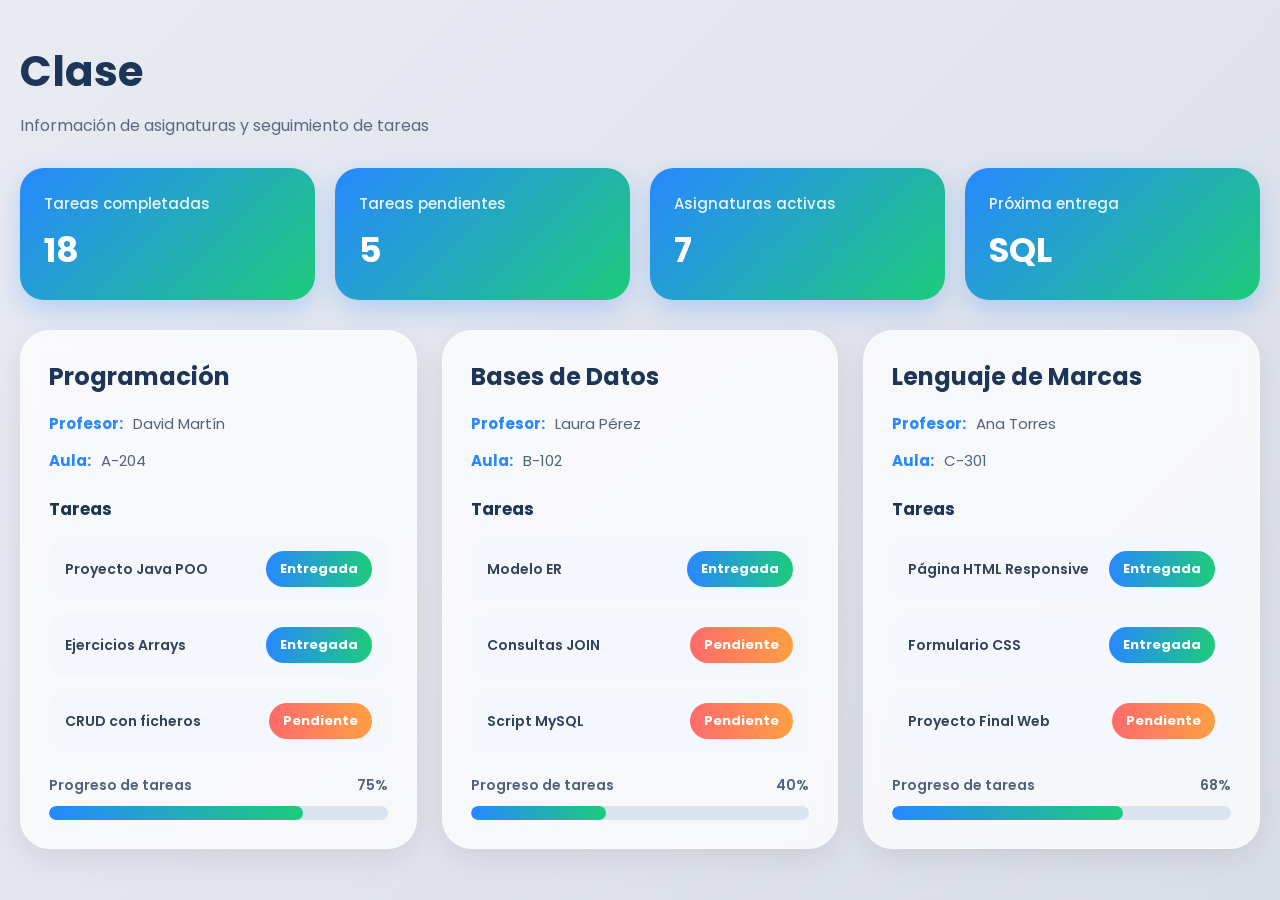
<file: Clase.html>
<!-- ================================================== -->
<!-- PÁGINA CLASE -->
<!-- Guarda este archivo como clase.html -->
<!-- ================================================== -->

<!DOCTYPE html>
<html lang="es">
<head>
  <meta charset="UTF-8">
  <meta name="viewport" content="width=device-width, initial-scale=1.0">
  <title>Clase - EduApp</title>

  <link href="https://fonts.googleapis.com/css2?family=Poppins:wght@300;400;500;600;700&display=swap" rel="stylesheet">

  <style>

    * {
      margin: 0;
      padding: 0;
      box-sizing: border-box;
      font-family: 'Poppins', sans-serif;
    }

    body {
      min-height: 100vh;
      background: linear-gradient(135deg, #e8ebf2 0%, #d9dde7 100%);
      padding: 40px 20px;
    }

    .container {
      max-width: 1350px;
      margin: auto;
    }

    .header {
      margin-bottom: 30px;
    }

    .title {
      font-size: 42px;
      font-weight: 700;
      color: #1d3557;
      margin-bottom: 10px;
    }

    .subtitle {
      color: #5c677d;
      font-size: 16px;
    }

    .summary-grid {
      display: grid;
      grid-template-columns: repeat(auto-fit, minmax(230px, 1fr));
      gap: 20px;
      margin-bottom: 30px;
    }

    .summary-card {
      background: linear-gradient(135deg, #2788ff, #1ecb7b);
      border-radius: 24px;
      padding: 24px;
      color: white;
      box-shadow: 0 10px 25px rgba(39, 136, 255, 0.25);
    }

    .summary-card h3 {
      font-size: 15px;
      margin-bottom: 10px;
      font-weight: 500;
      opacity: 0.9;
    }

    .summary-card p {
      font-size: 34px;
      font-weight: 700;
    }

    .subjects-grid {
      display: grid;
      grid-template-columns: repeat(auto-fit, minmax(340px, 1fr));
      gap: 25px;
    }

    .subject-card {
      background: rgba(255,255,255,0.75);
      backdrop-filter: blur(10px);
      border-radius: 30px;
      padding: 28px;
      box-shadow: 0 10px 30px rgba(0,0,0,0.08);
      transition: 0.3s ease;
      border: 1px solid rgba(255,255,255,0.4);
    }

    .subject-card:hover {
      transform: translateY(-5px);
      box-shadow: 0 14px 35px rgba(39,136,255,0.18);
    }

    .subject-name {
      font-size: 24px;
      font-weight: 700;
      color: #1d3557;
      margin-bottom: 18px;
    }

    .info {
      margin-bottom: 14px;
      color: #52627a;
      font-size: 15px;
      display: flex;
      align-items: center;
      gap: 10px;
    }

    .label {
      font-weight: 700;
      color: #2788ff;
    }

    .tasks-section {
      margin-top: 24px;
    }

    .tasks-title {
      font-size: 17px;
      font-weight: 700;
      margin-bottom: 15px;
      color: #1d3557;
    }

    .task {
      display: flex;
      justify-content: space-between;
      align-items: center;
      background: #f4f7fb;
      border-radius: 16px;
      padding: 14px 16px;
      margin-bottom: 12px;
      transition: 0.3s ease;
    }

    .task:hover {
      transform: scale(1.02);
    }

    .task-name {
      color: #33415c;
      font-weight: 600;
      font-size: 14px;
    }

    .badge {
      padding: 8px 14px;
      border-radius: 50px;
      font-size: 13px;
      font-weight: 700;
      color: white;
    }

    .completed {
      background: linear-gradient(90deg, #2788ff, #1ecb7b);
    }

    .pending {
      background: linear-gradient(90deg, #ff6b6b, #ff9f43);
    }

    .progress-box {
      margin-top: 22px;
    }

    .progress-header {
      display: flex;
      justify-content: space-between;
      margin-bottom: 10px;
      font-size: 14px;
      font-weight: 600;
      color: #52627a;
    }

    .progress-bar {
      width: 100%;
      height: 14px;
      background: #dbe3ef;
      border-radius: 50px;
      overflow: hidden;
    }

    .progress {
      height: 100%;
      border-radius: 50px;
      background: linear-gradient(90deg, #2788ff, #1ecb7b);
    }

    @media (max-width: 768px) {
      .title {
        font-size: 32px;
      }

      .subjects-grid {
        grid-template-columns: 1fr;
      }
    }

  </style>
</head>
<body>

  <div class="container">

    <div class="header">
      <h1 class="title">Clase</h1>
      <p class="subtitle">Información de asignaturas y seguimiento de tareas</p>
    </div>

    <div class="summary-grid">

      <div class="summary-card">
        <h3>Tareas completadas</h3>
        <p>18</p>
      </div>

      <div class="summary-card">
        <h3>Tareas pendientes</h3>
        <p>5</p>
      </div>

      <div class="summary-card">
        <h3>Asignaturas activas</h3>
        <p>7</p>
      </div>

      <div class="summary-card">
        <h3>Próxima entrega</h3>
        <p>SQL</p>
      </div>

    </div>

    <div class="subjects-grid">

      <!-- PROGRAMACIÓN -->
      <div class="subject-card">

        <h2 class="subject-name">Programación</h2>

        <div class="info">
          <span class="label">Profesor:</span>
          David Martín
        </div>

        <div class="info">
          <span class="label">Aula:</span>
          A-204
        </div>

        <div class="tasks-section">
          <h3 class="tasks-title">Tareas</h3>

          <div class="task">
            <span class="task-name">Proyecto Java POO</span>
            <span class="badge completed">Entregada</span>
          </div>

          <div class="task">
            <span class="task-name">Ejercicios Arrays</span>
            <span class="badge completed">Entregada</span>
          </div>

          <div class="task">
            <span class="task-name">CRUD con ficheros</span>
            <span class="badge pending">Pendiente</span>
          </div>

        </div>

        <div class="progress-box">
          <div class="progress-header">
            <span>Progreso de tareas</span>
            <span>75%</span>
          </div>

          <div class="progress-bar">
            <div class="progress" style="width: 75%;"></div>
          </div>
        </div>

      </div>

      <!-- BASES DE DATOS -->
      <div class="subject-card">

        <h2 class="subject-name">Bases de Datos</h2>

        <div class="info">
          <span class="label">Profesor:</span>
          Laura Pérez
        </div>

        <div class="info">
          <span class="label">Aula:</span>
          B-102
        </div>

        <div class="tasks-section">
          <h3 class="tasks-title">Tareas</h3>

          <div class="task">
            <span class="task-name">Modelo ER</span>
            <span class="badge completed">Entregada</span>
          </div>

          <div class="task">
            <span class="task-name">Consultas JOIN</span>
            <span class="badge pending">Pendiente</span>
          </div>

          <div class="task">
            <span class="task-name">Script MySQL</span>
            <span class="badge pending">Pendiente</span>
          </div>

        </div>

        <div class="progress-box">
          <div class="progress-header">
            <span>Progreso de tareas</span>
            <span>40%</span>
          </div>

          <div class="progress-bar">
            <div class="progress" style="width: 40%;"></div>
          </div>
        </div>

      </div>

      <!-- LENGUAJE DE MARCAS -->
      <div class="subject-card">

        <h2 class="subject-name">Lenguaje de Marcas</h2>

        <div class="info">
          <span class="label">Profesor:</span>
          Ana Torres
        </div>

        <div class="info">
          <span class="label">Aula:</span>
          C-301
        </div>

        <div class="tasks-section">
          <h3 class="tasks-title">Tareas</h3>

          <div class="task">
            <span class="task-name">Página HTML Responsive</span>
            <span class="badge completed">Entregada</span>
          </div>

          <div class="task">
            <span class="task-name">Formulario CSS</span>
            <span class="badge completed">Entregada</span>
          </div>

          <div class="task">
            <span class="task-name">Proyecto Final Web</span>
            <span class="badge pending">Pendiente</span>
          </div>

        </div>

        <div class="progress-box">
          <div class="progress-header">
            <span>Progreso de tareas</span>
            <span>68%</span>
          </div>

          <div class="progress-bar">
            <div class="progress" style="width: 68%;"></div>
          </div>
        </div>

      </div>

    </div>

  </div>

</body>
</html>
</file>
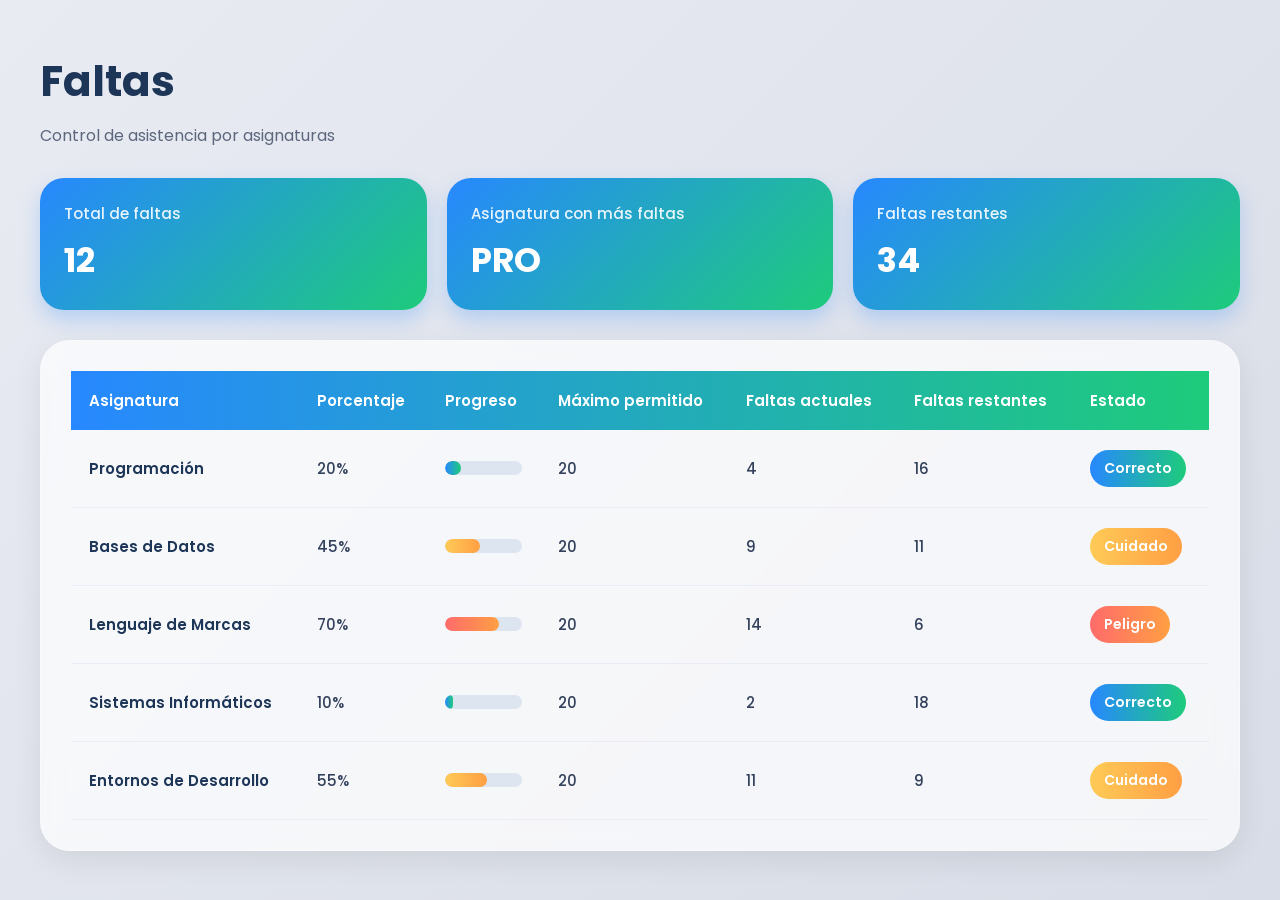
<file: Faltas.html>
<!DOCTYPE html>
<html lang="es">
<head>
  <meta charset="UTF-8" />
  <meta name="viewport" content="width=device-width, initial-scale=1.0" />
  <title>Faltas - Class Conect</title>
  <link href="https://fonts.googleapis.com/css2?family=Poppins:wght@300;400;500;600;700&display=swap" rel="stylesheet">
  <style>
    * {
      margin: 0;
      padding: 0;
      box-sizing: border-box;
      font-family: 'Poppins', sans-serif;
    }

    body {
      min-height: 100vh;
      background: linear-gradient(135deg, #e8ebf2 0%, #d9dde7 100%);
      display: flex;
      justify-content: center;
      align-items: center;
      padding: 40px 20px;
    }

    .container {
      width: 100%;
      max-width: 1200px;
    }

    .header {
      margin-bottom: 30px;
    }

    .title {
      font-size: 42px;
      font-weight: 700;
      color: #1d3557;
      margin-bottom: 10px;
    }

    .subtitle {
      color: #5c677d;
      font-size: 16px;
    }

    .card {
      background: rgba(255, 255, 255, 0.7);
      backdrop-filter: blur(10px);
      border-radius: 30px;
      padding: 30px;
      box-shadow: 0 10px 30px rgba(0, 0, 0, 0.08);
      border: 1px solid rgba(255, 255, 255, 0.3);
      overflow-x: auto;
    }

    table {
      width: 100%;
      border-collapse: collapse;
      min-width: 900px;
    }

    thead {
      background: linear-gradient(90deg, #2788ff, #1ecb7b);
      color: white;
    }

    thead th {
      padding: 18px;
      text-align: left;
      font-size: 15px;
      font-weight: 600;
    }

    tbody tr {
      transition: 0.3s ease;
      border-bottom: 1px solid #e8edf5;
    }

    tbody tr:hover {
      background: rgba(39, 136, 255, 0.06);
      transform: scale(1.005);
    }

    tbody td {
      padding: 20px 18px;
      color: #33415c;
      font-size: 15px;
      font-weight: 500;
    }

    .subject {
      font-weight: 600;
      color: #1d3557;
    }

    .progress-container {
      width: 100%;
      height: 14px;
      background: #dde5f0;
      border-radius: 20px;
      overflow: hidden;
      position: relative;
    }

    .progress-bar {
      height: 100%;
      border-radius: 20px;
      background: linear-gradient(90deg, #2788ff, #1ecb7b);
    }

    .danger {
      background: linear-gradient(90deg, #ff6b6b, #ff9f43);
    }

    .warning {
      background: linear-gradient(90deg, #feca57, #ff9f43);
    }

    .badge {
      display: inline-flex;
      align-items: center;
      justify-content: center;
      padding: 8px 14px;
      border-radius: 50px;
      font-size: 14px;
      font-weight: 600;
      color: white;
      min-width: 70px;
    }

    .safe-badge {
      background: linear-gradient(90deg, #2788ff, #1ecb7b);
    }

    .warning-badge {
      background: linear-gradient(90deg, #feca57, #ff9f43);
    }

    .danger-badge {
      background: linear-gradient(90deg, #ff6b6b, #ff9f43);
    }

    .top-cards {
      display: grid;
      grid-template-columns: repeat(auto-fit, minmax(220px, 1fr));
      gap: 20px;
      margin-bottom: 30px;
    }

    .mini-card {
      background: linear-gradient(135deg, #2788ff, #1ecb7b);
      color: white;
      border-radius: 24px;
      padding: 24px;
      box-shadow: 0 10px 20px rgba(39, 136, 255, 0.25);
    }

    .mini-card h3 {
      font-size: 15px;
      font-weight: 500;
      opacity: 0.9;
      margin-bottom: 10px;
    }

    .mini-card p {
      font-size: 34px;
      font-weight: 700;
    }

    @media (max-width: 768px) {
      .title {
        font-size: 32px;
      }

      .card {
        padding: 20px;
      }
    }
  </style>
</head>
<body>
  <div class="container">

    <div class="header">
      <h1 class="title">Faltas</h1>
      <p class="subtitle">Control de asistencia por asignaturas</p>
    </div>

    <div class="top-cards">
      <div class="mini-card">
        <h3>Total de faltas</h3>
        <p>12</p>
      </div>

      <div class="mini-card">
        <h3>Asignatura con más faltas</h3>
        <p>PRO</p>
      </div>

      <div class="mini-card">
        <h3>Faltas restantes</h3>
        <p>34</p>
      </div>
    </div>

    <div class="card">
      <table>
        <thead>
          <tr>
            <th>Asignatura</th>
            <th>Porcentaje</th>
            <th>Progreso</th>
            <th>Máximo permitido</th>
            <th>Faltas actuales</th>
            <th>Faltas restantes</th>
            <th>Estado</th>
          </tr>
        </thead>

        <tbody>
          <tr>
            <td class="subject">Programación</td>
            <td>20%</td>
            <td>
              <div class="progress-container">
                <div class="progress-bar" style="width: 20%;"></div>
              </div>
            </td>
            <td>20</td>
            <td>4</td>
            <td>16</td>
            <td><span class="badge safe-badge">Correcto</span></td>
          </tr>

          <tr>
            <td class="subject">Bases de Datos</td>
            <td>45%</td>
            <td>
              <div class="progress-container">
                <div class="progress-bar warning" style="width: 45%;"></div>
              </div>
            </td>
            <td>20</td>
            <td>9</td>
            <td>11</td>
            <td><span class="badge warning-badge">Cuidado</span></td>
          </tr>

          <tr>
            <td class="subject">Lenguaje de Marcas</td>
            <td>70%</td>
            <td>
              <div class="progress-container">
                <div class="progress-bar danger" style="width: 70%;"></div>
              </div>
            </td>
            <td>20</td>
            <td>14</td>
            <td>6</td>
            <td><span class="badge danger-badge">Peligro</span></td>
          </tr>

          <tr>
            <td class="subject">Sistemas Informáticos</td>
            <td>10%</td>
            <td>
              <div class="progress-container">
                <div class="progress-bar" style="width: 10%;"></div>
              </div>
            </td>
            <td>20</td>
            <td>2</td>
            <td>18</td>
            <td><span class="badge safe-badge">Correcto</span></td>
          </tr>

          <tr>
            <td class="subject">Entornos de Desarrollo</td>
            <td>55%</td>
            <td>
              <div class="progress-container">
                <div class="progress-bar warning" style="width: 55%;"></div>
              </div>
            </td>
            <td>20</td>
            <td>11</td>
            <td>9</td>
            <td><span class="badge warning-badge">Cuidado</span></td>
          </tr>
        </tbody>
      </table>
    </div>
  </div>
</body>
</html>
</file>
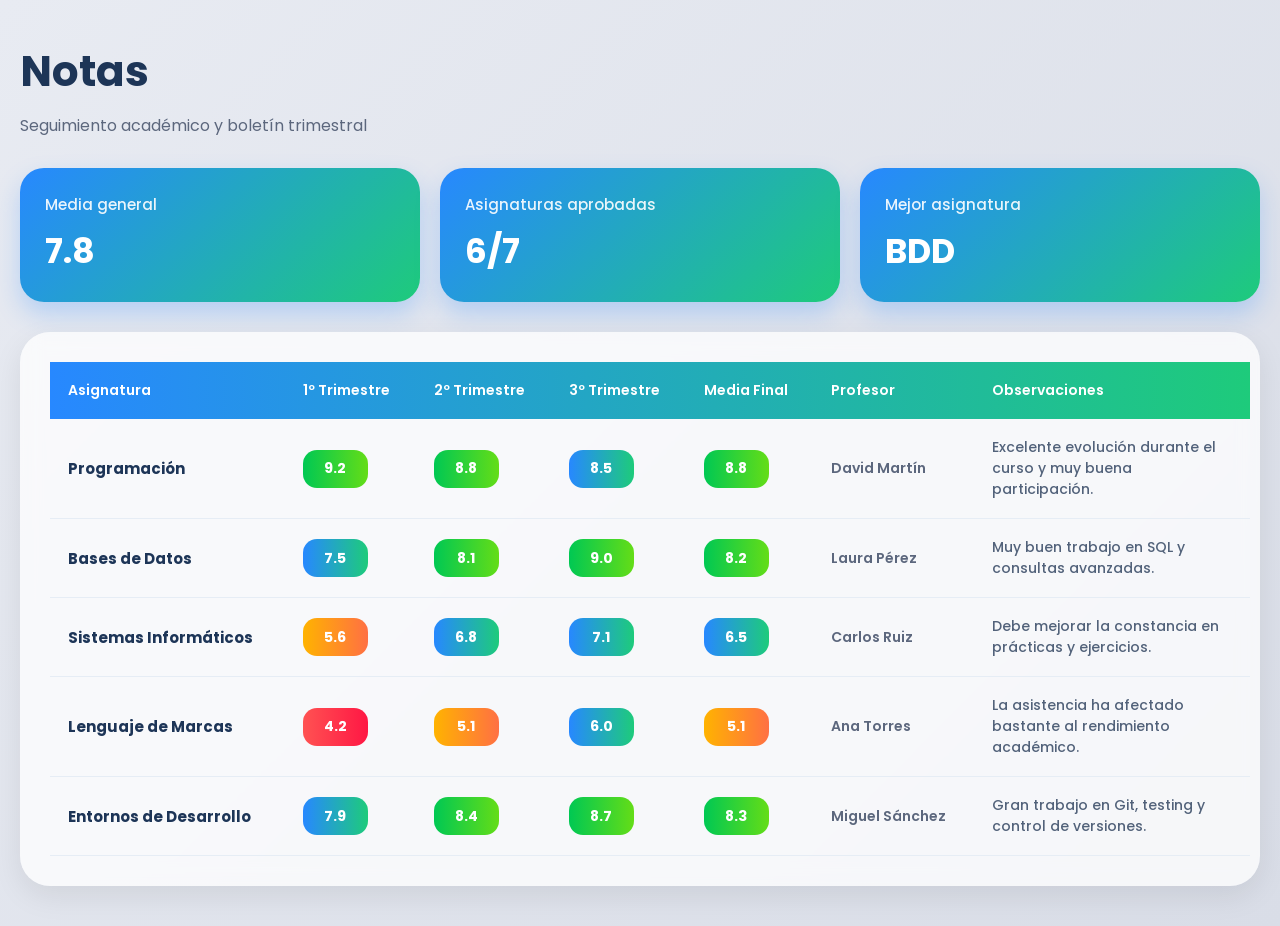
<file: Notas.html>
<!-- ================================================== -->
<!-- PÁGINA NOTAS -->
<!-- Guarda este archivo como notas.html -->
<!-- ================================================== -->

<!DOCTYPE html>
<html lang="es">
<head>
  <meta charset="UTF-8">
  <meta name="viewport" content="width=device-width, initial-scale=1.0">
  <title>Notas - EduApp</title>
  <link href="https://fonts.googleapis.com/css2?family=Poppins:wght@300;400;500;600;700&display=swap" rel="stylesheet">

  <style>
    * {
      margin: 0;
      padding: 0;
      box-sizing: border-box;
      font-family: 'Poppins', sans-serif;
    }

    body {
      min-height: 100vh;
      background: linear-gradient(135deg, #e8ebf2 0%, #d9dde7 100%);
      padding: 40px 20px;
      color: #1d3557;
    }

    .container {
      max-width: 1300px;
      margin: auto;
    }

    .header {
      margin-bottom: 30px;
    }

    .title {
      font-size: 42px;
      font-weight: 700;
      margin-bottom: 10px;
    }

    .subtitle {
      color: #5c677d;
      font-size: 16px;
    }

    .summary-grid {
      display: grid;
      grid-template-columns: repeat(auto-fit, minmax(240px, 1fr));
      gap: 20px;
      margin-bottom: 30px;
    }

    .summary-card {
      background: linear-gradient(135deg, #2788ff, #1ecb7b);
      border-radius: 24px;
      padding: 25px;
      color: white;
      box-shadow: 0 12px 25px rgba(39, 136, 255, 0.25);
    }

    .summary-card h3 {
      font-size: 15px;
      font-weight: 500;
      margin-bottom: 10px;
      opacity: 0.9;
    }

    .summary-card p {
      font-size: 34px;
      font-weight: 700;
    }

    .table-container {
      background: rgba(255, 255, 255, 0.75);
      backdrop-filter: blur(10px);
      border-radius: 30px;
      padding: 30px;
      overflow-x: auto;
      box-shadow: 0 10px 30px rgba(0,0,0,0.08);
    }

    table {
      width: 100%;
      border-collapse: collapse;
      min-width: 1200px;
    }

    thead {
      background: linear-gradient(90deg, #2788ff, #1ecb7b);
      color: white;
    }

    thead th {
      padding: 18px;
      text-align: left;
      font-size: 14px;
      font-weight: 600;
    }

    tbody tr {
      border-bottom: 1px solid #e6edf5;
      transition: 0.3s ease;
    }

    tbody tr:hover {
      background: rgba(39, 136, 255, 0.05);
      transform: scale(1.003);
    }

    tbody td {
      padding: 18px;
      color: #33415c;
      font-size: 14px;
      font-weight: 500;
      vertical-align: middle;
    }

    .subject {
      font-size: 15px;
      font-weight: 700;
      color: #1d3557;
    }

    .grade {
      display: inline-flex;
      align-items: center;
      justify-content: center;
      width: 65px;
      height: 38px;
      border-radius: 14px;
      font-weight: 700;
      color: white;
    }

    .excellent {
      background: linear-gradient(90deg, #00c853, #64dd17);
    }

    .good {
      background: linear-gradient(90deg, #2788ff, #1ecb7b);
    }

    .warning {
      background: linear-gradient(90deg, #ffb300, #ff7043);
    }

    .danger {
      background: linear-gradient(90deg, #ff5252, #ff1744);
    }

    .obs {
      max-width: 260px;
      line-height: 1.5;
      color: #52627a;
    }

    

    .teacher {
      color: #5c677d;
      font-weight: 600;
    }

    @media (max-width: 768px) {
      .title {
        font-size: 32px;
      }

      .table-container {
        padding: 20px;
      }
    }
  </style>
</head>
<body>

  <div class="container">

    <div class="header">
      <h1 class="title">Notas</h1>
      <p class="subtitle">Seguimiento académico y boletín trimestral</p>
    </div>

    <div class="summary-grid">
      <div class="summary-card">
        <h3>Media general</h3>
        <p>7.8</p>
      </div>

      <div class="summary-card">
        <h3>Asignaturas aprobadas</h3>
        <p>6/7</p>
      </div>

      <div class="summary-card">
        <h3>Mejor asignatura</h3>
        <p>BDD</p>
      </div>

      
    </div>

    <div class="table-container">
      <table>
        <thead>
          <tr>
            <th>Asignatura</th>
            <th>1º Trimestre</th>
            <th>2º Trimestre</th>
            <th>3º Trimestre</th>
            <th>Media Final</th>
            <th>Profesor</th>
            <th>Observaciones</th>
          </tr>
        </thead>

        <tbody>

          <tr>
            <td class="subject">Programación</td>
            <td><span class="grade excellent">9.2</span></td>
            <td><span class="grade excellent">8.8</span></td>
            <td><span class="grade good">8.5</span></td>
            <td><span class="grade excellent">8.8</span></td>
            <td class="teacher">David Martín</td>
            <td class="obs">Excelente evolución durante el curso y muy buena participación.</td>
          </tr>

          <tr>
            <td class="subject">Bases de Datos</td>
            <td><span class="grade good">7.5</span></td>
            <td><span class="grade excellent">8.1</span></td>
            <td><span class="grade excellent">9.0</span></td>
            <td><span class="grade excellent">8.2</span></td>
            <td class="teacher">Laura Pérez</td>
            <td class="obs">Muy buen trabajo en SQL y consultas avanzadas.</td>
          </tr>

          <tr>
            <td class="subject">Sistemas Informáticos</td>
            <td><span class="grade warning">5.6</span></td>
            <td><span class="grade good">6.8</span></td>
            <td><span class="grade good">7.1</span></td>
            <td><span class="grade good">6.5</span></td>
            <td class="teacher">Carlos Ruiz</td>
            <td class="obs">Debe mejorar la constancia en prácticas y ejercicios.</td>
          </tr>

          <tr>
            <td class="subject">Lenguaje de Marcas</td>
            <td><span class="grade danger">4.2</span></td>
            <td><span class="grade warning">5.1</span></td>
            <td><span class="grade good">6.0</span></td>
            <td><span class="grade warning">5.1</span></td>
            <td class="teacher">Ana Torres</td>
            <td class="obs">La asistencia ha afectado bastante al rendimiento académico.</td>
          </tr>

          <tr>
            <td class="subject">Entornos de Desarrollo</td>
            <td><span class="grade good">7.9</span></td>
            <td><span class="grade excellent">8.4</span></td>
            <td><span class="grade excellent">8.7</span></td>
            <td><span class="grade excellent">8.3</span></td>
            <td class="teacher">Miguel Sánchez</td>
            <td class="obs">Gran trabajo en Git, testing y control de versiones.</td>
          </tr>

        </tbody>
      </table>
    </div>

  </div>

</body>
</html>
</file>
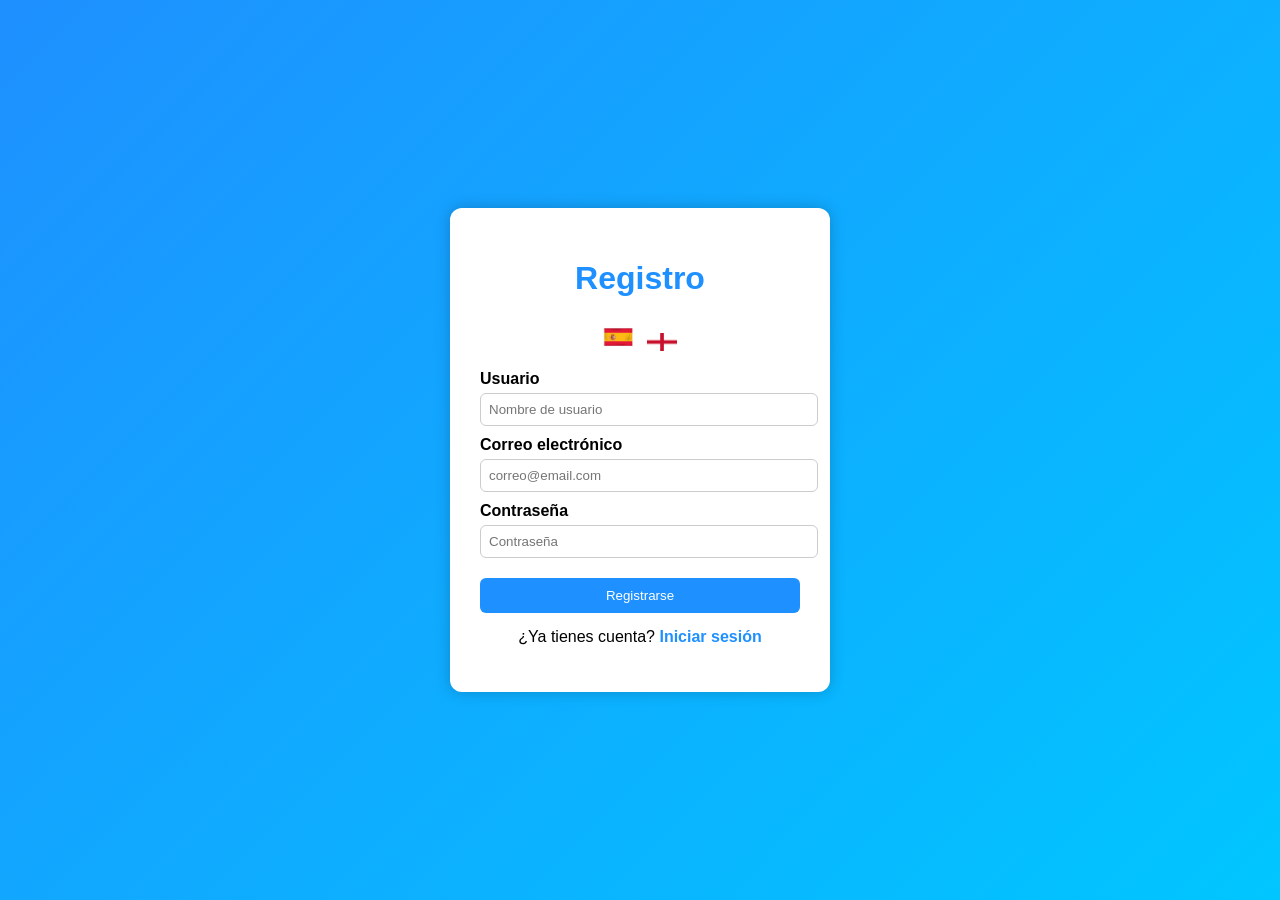
<file: register.html>
<!DOCTYPE html>
<html lang="es">
<head>
    <meta charset="UTF-8">
    <title>Class Connect - Registro</title>
    <link rel="stylesheet" href="style.css">
</head>
<body>

<div class="login-container">
    <h1 id="titleRegister">Registro</h1>

    <div class="flags">
        <img src="img/es.png" onclick="registroES()" alt="Español">
        <img src="img/en.png" onclick="registroEN()" alt="English">
    </div>

    <form>
        <label id="userReg">Usuario</label>
        <input type="text" placeholder="Nombre de usuario" required>

        <label id="emailReg">Correo electrónico</label>
        <input type="email" placeholder="correo@email.com" required>

        <label id="passReg">Contraseña</label>
        <input type="password" placeholder="Contraseña" required>

        <button type="submit" id="btnReg">Registrarse</button>
    </form>

    <p class="register-text">
        <span id="haveAccount">¿Ya tienes cuenta?</span>
        <a href="index.html" id="loginLink">Iniciar sesión</a>
    </p>
</div>

<script src="script.js"></script>
</body>
</html>
</file>
<file: style.css>
body {
    font-family: Arial, sans-serif;
    background: linear-gradient(135deg, #1e90ff, #00c6ff);
    height: 100vh;
    display: flex;
    justify-content: center;
    align-items: center;
    margin: 0;
}

.login-container {
    background-color: white;
    padding: 30px;
    border-radius: 12px;
    width: 320px;
    text-align: center;
    box-shadow: 0 0 15px rgba(0,0,0,0.2);
}

h1 {
    color: #1e90ff;
}

label {
    display: block;
    text-align: left;
    margin-top: 10px;
    font-weight: bold;
}

input {
    width: 100%;
    padding: 8px;
    margin-top: 5px;
    border-radius: 6px;
    border: 1px solid #ccc;
}

button {
    margin-top: 20px;
    width: 100%;
    padding: 10px;
    background-color: #1e90ff;
    color: white;
    border: none;
    border-radius: 6px;
    cursor: pointer;
}

button:hover {
    background-color: #0077cc;
}

.flags img {
    width: 30px;
    cursor: pointer;
    margin: 5px;
}

.register-text {
    margin-top: 15px;
}

.register-text a {
    color: #1e90ff;
    text-decoration: none;
    font-weight: bold;
}
</file>
